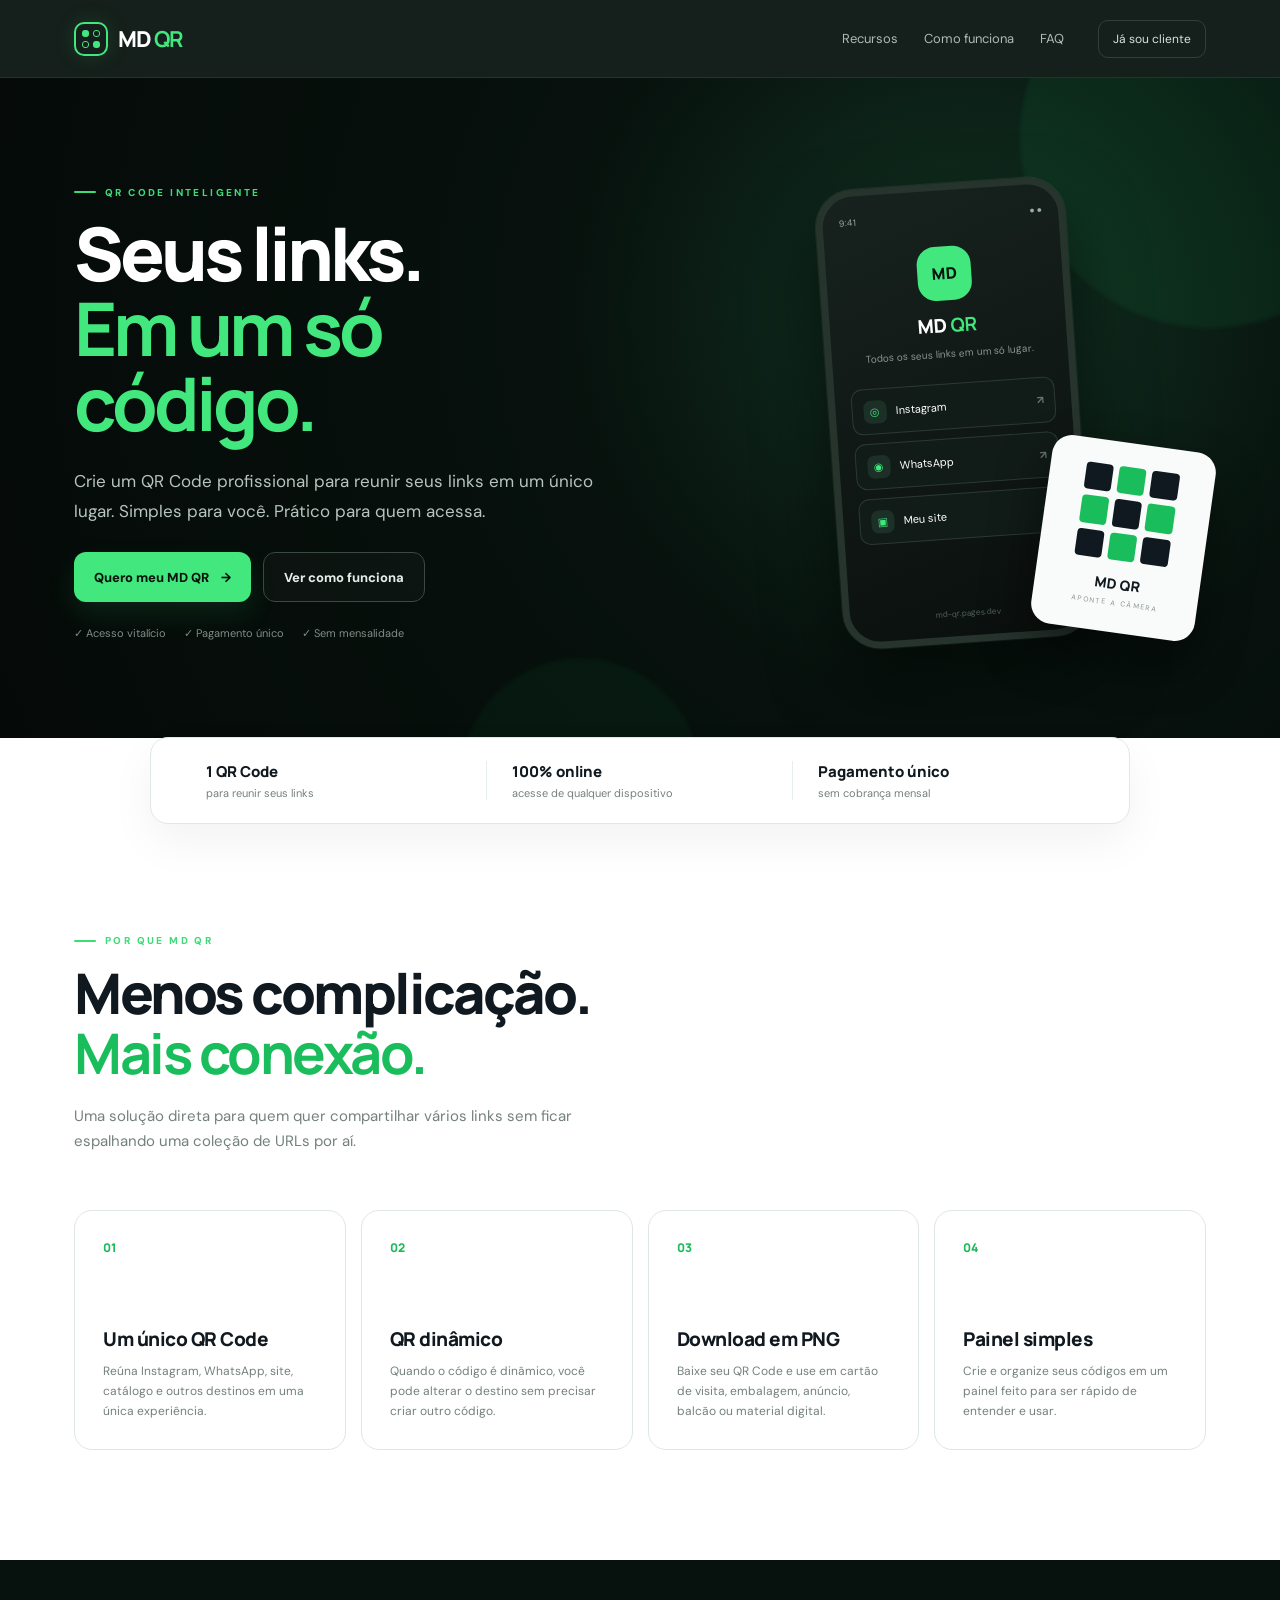
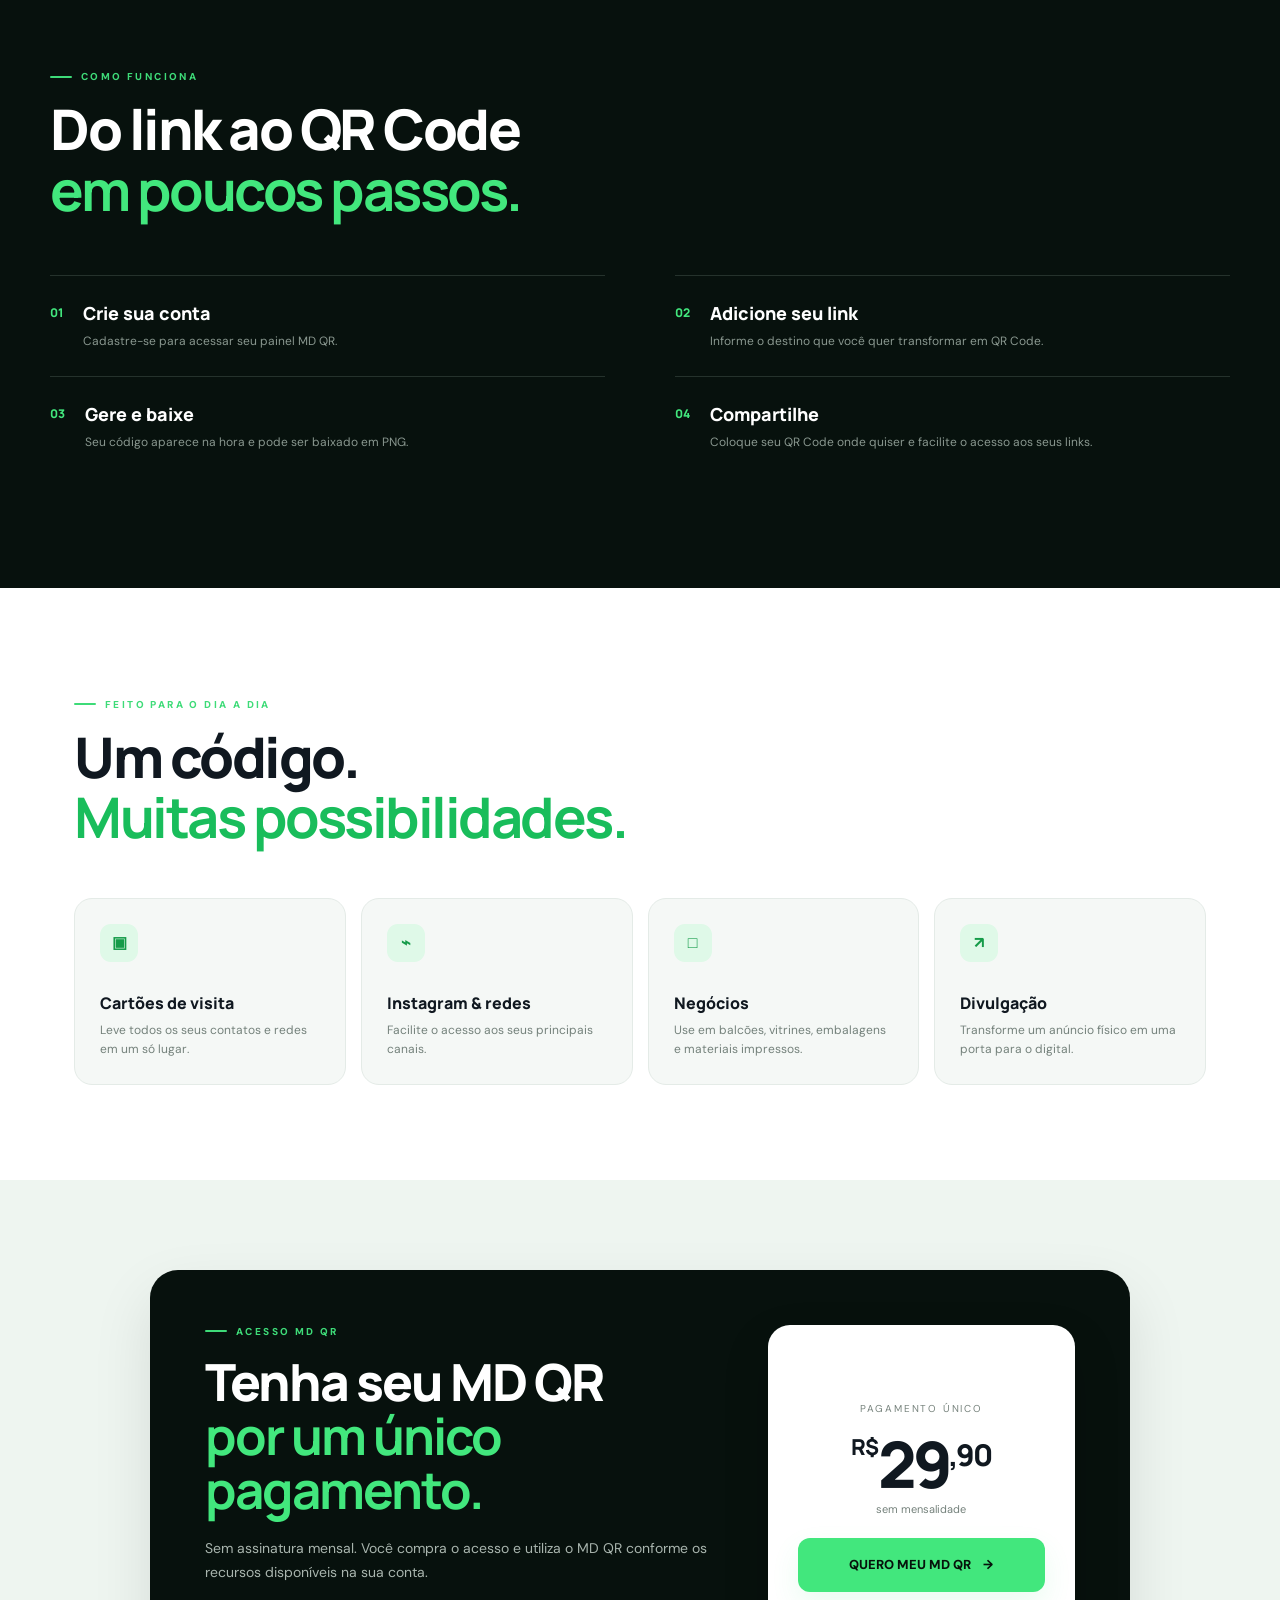
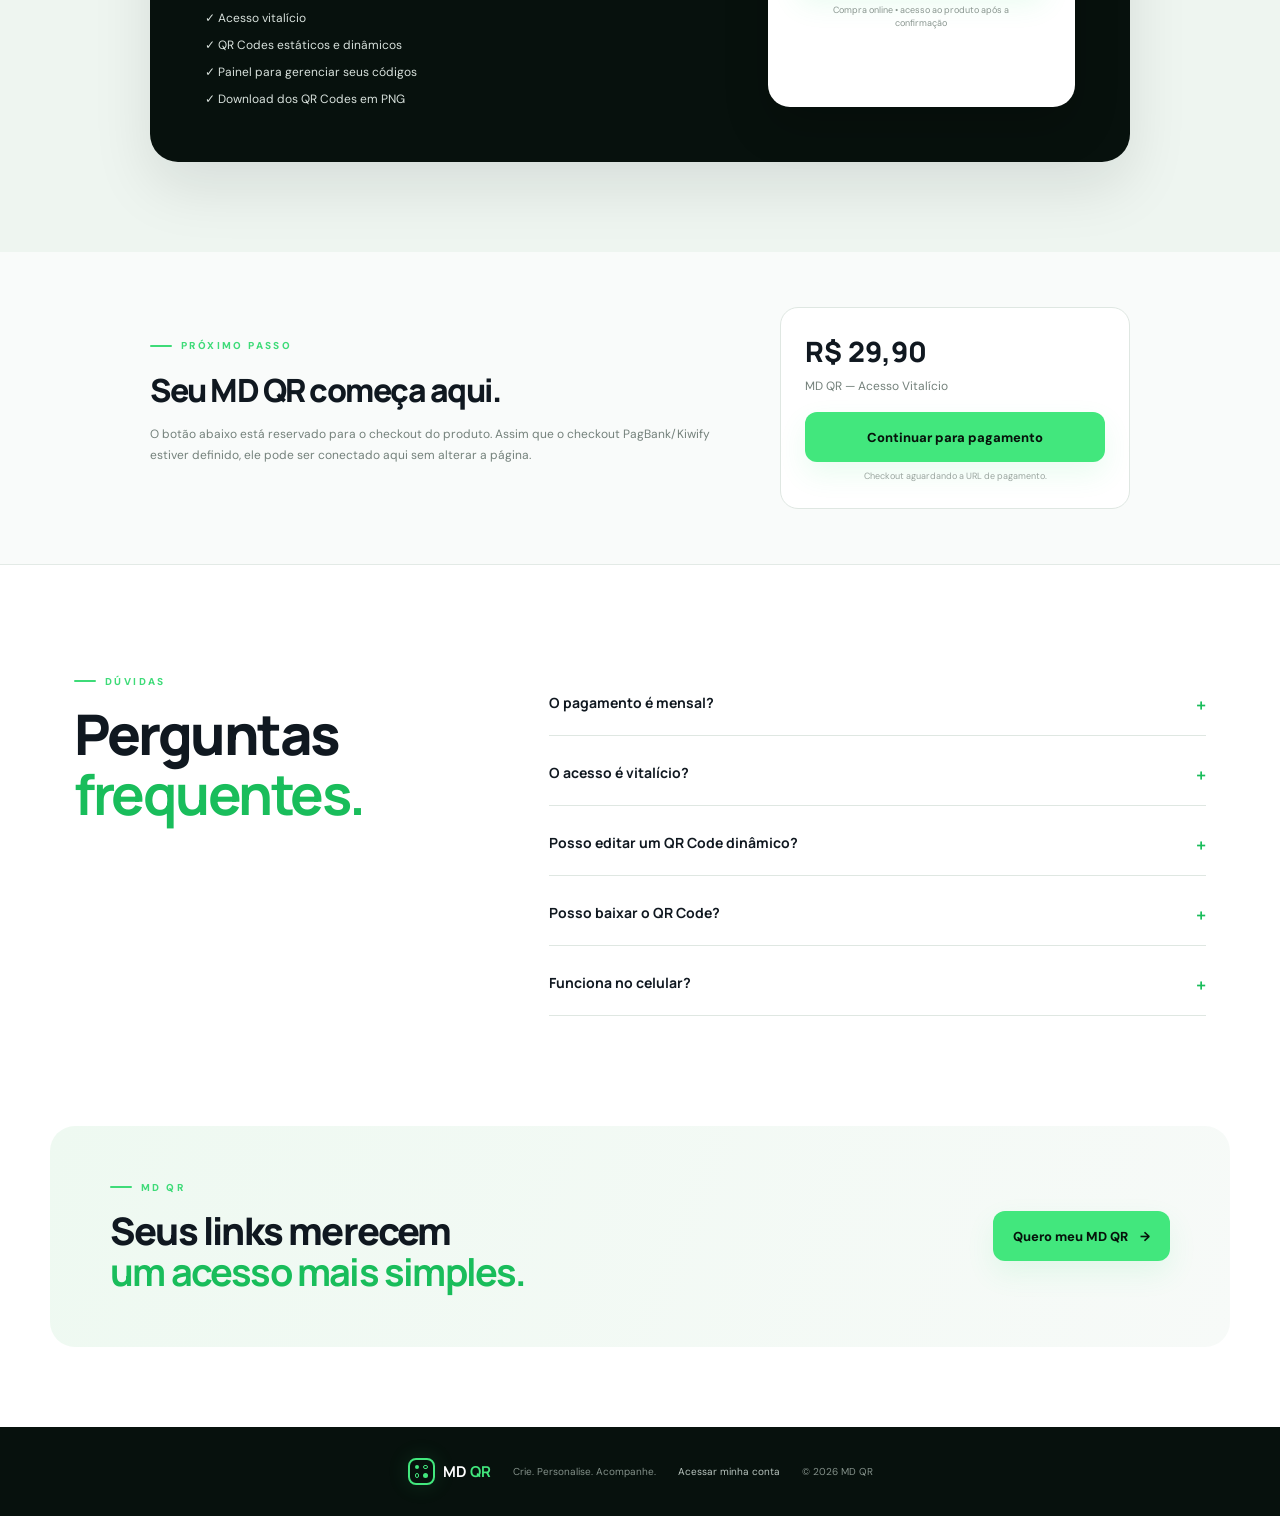
<file: index.html>
<!doctype html>
<html lang="pt-BR">
<head>
  <meta charset="utf-8">
  <meta name="viewport" content="width=device-width, initial-scale=1">
  <meta name="theme-color" content="#07110d">
  <meta name="description" content="MD QR — transforme seus links em um QR Code profissional. Crie, personalize e compartilhe.">
  <meta property="og:title" content="MD QR — Seus links. Em um só código.">
  <meta property="og:description" content="Um QR Code profissional para reunir seus links em um só lugar.">
  <title>MD QR — Seus links. Em um só código.</title>
  <link rel="stylesheet" href="sales.css">
</head>
<body>
  <header class="nav">
    <div class="nav-inner">
      <a class="brand" href="#top" aria-label="MD QR">
        <span class="brand-mark" aria-hidden="true"><i></i><i></i><i></i><i></i></span>
        <span>MD <b>QR</b></span>
      </a>
      <nav class="nav-links">
        <a href="#recursos">Recursos</a>
        <a href="#como-funciona">Como funciona</a>
        <a href="#faq">FAQ</a>
      </nav>
      <a class="nav-login" href="app.html">Já sou cliente</a>
    </div>
  </header>

  <main id="top">
    <section class="hero">
      <div class="hero-glow hero-glow-one"></div>
      <div class="hero-glow hero-glow-two"></div>
      <div class="hero-inner">
        <div class="hero-copy">
          <div class="eyebrow"><span></span> QR CODE INTELIGENTE</div>
          <h1>Seus links.<br><strong>Em um só código.</strong></h1>
          <p class="lead">Crie um QR Code profissional para reunir seus links em um único lugar. Simples para você. Prático para quem acessa.</p>
          <div class="hero-actions">
            <a class="btn btn-primary" href="#oferta">Quero meu MD QR <span>→</span></a>
            <a class="btn btn-ghost" href="#como-funciona">Ver como funciona</a>
          </div>
          <div class="trust-line">
            <span>✓ Acesso vitalício</span>
            <span>✓ Pagamento único</span>
            <span>✓ Sem mensalidade</span>
          </div>
        </div>

        <div class="hero-visual" aria-label="Demonstração visual do MD QR">
          <div class="phone">
            <div class="phone-top"><span>9:41</span><span>● ●</span></div>
            <div class="profile-dot">MD</div>
            <div class="phone-brand">MD <b>QR</b></div>
            <p class="phone-sub">Todos os seus links em um só lugar.</p>
            <div class="link-card"><span class="mini-icon">◎</span><span>Instagram</span><b>↗</b></div>
            <div class="link-card"><span class="mini-icon">◉</span><span>WhatsApp</span><b>↗</b></div>
            <div class="link-card"><span class="mini-icon">▣</span><span>Meu site</span><b>↗</b></div>
            <div class="phone-footer">md-qr.pages.dev</div>
          </div>
          <div class="qr-card">
            <div class="qr-grid" aria-hidden="true">
              <span></span><span></span><span></span><span></span><span></span><span></span><span></span><span></span><span></span>
            </div>
            <strong>MD QR</strong>
            <small>APONTE A CÂMERA</small>
          </div>
        </div>
      </div>
    </section>

    <section class="proof-strip">
      <div><strong>1 QR Code</strong><span>para reunir seus links</span></div>
      <div><strong>100% online</strong><span>acesse de qualquer dispositivo</span></div>
      <div><strong>Pagamento único</strong><span>sem cobrança mensal</span></div>
    </section>

    <section id="recursos" class="section">
      <div class="section-heading">
        <div class="eyebrow"><span></span> POR QUE MD QR</div>
        <h2>Menos complicação.<br><strong>Mais conexão.</strong></h2>
        <p>Uma solução direta para quem quer compartilhar vários links sem ficar espalhando uma coleção de URLs por aí.</p>
      </div>
      <div class="feature-grid">
        <article class="feature">
          <div class="feature-number">01</div>
          <h3>Um único QR Code</h3>
          <p>Reúna Instagram, WhatsApp, site, catálogo e outros destinos em uma única experiência.</p>
        </article>
        <article class="feature">
          <div class="feature-number">02</div>
          <h3>QR dinâmico</h3>
          <p>Quando o código é dinâmico, você pode alterar o destino sem precisar criar outro código.</p>
        </article>
        <article class="feature">
          <div class="feature-number">03</div>
          <h3>Download em PNG</h3>
          <p>Baixe seu QR Code e use em cartão de visita, embalagem, anúncio, balcão ou material digital.</p>
        </article>
        <article class="feature">
          <div class="feature-number">04</div>
          <h3>Painel simples</h3>
          <p>Crie e organize seus códigos em um painel feito para ser rápido de entender e usar.</p>
        </article>
      </div>
    </section>

    <section id="como-funciona" class="section dark-section">
      <div class="section-heading light">
        <div class="eyebrow"><span></span> COMO FUNCIONA</div>
        <h2>Do link ao QR Code<br><strong>em poucos passos.</strong></h2>
      </div>
      <div class="steps">
        <div class="step"><b>01</b><div><h3>Crie sua conta</h3><p>Cadastre-se para acessar seu painel MD QR.</p></div></div>
        <div class="step"><b>02</b><div><h3>Adicione seu link</h3><p>Informe o destino que você quer transformar em QR Code.</p></div></div>
        <div class="step"><b>03</b><div><h3>Gere e baixe</h3><p>Seu código aparece na hora e pode ser baixado em PNG.</p></div></div>
        <div class="step"><b>04</b><div><h3>Compartilhe</h3><p>Coloque seu QR Code onde quiser e facilite o acesso aos seus links.</p></div></div>
      </div>
    </section>

    <section class="section use-section">
      <div class="section-heading">
        <div class="eyebrow"><span></span> FEITO PARA O DIA A DIA</div>
        <h2>Um código.<br><strong>Muitas possibilidades.</strong></h2>
      </div>
      <div class="use-grid">
        <div><span>▣</span><strong>Cartões de visita</strong><p>Leve todos os seus contatos e redes em um só lugar.</p></div>
        <div><span>⌁</span><strong>Instagram & redes</strong><p>Facilite o acesso aos seus principais canais.</p></div>
        <div><span>□</span><strong>Negócios</strong><p>Use em balcões, vitrines, embalagens e materiais impressos.</p></div>
        <div><span>↗</span><strong>Divulgação</strong><p>Transforme um anúncio físico em uma porta para o digital.</p></div>
      </div>
    </section>

    <section id="oferta" class="offer-section">
      <div class="offer-card">
        <div class="offer-copy">
          <div class="eyebrow"><span></span> ACESSO MD QR</div>
          <h2>Tenha seu MD QR<br><strong>por um único pagamento.</strong></h2>
          <p>Sem assinatura mensal. Você compra o acesso e utiliza o MD QR conforme os recursos disponíveis na sua conta.</p>
          <ul>
            <li>✓ Acesso vitalício</li>
            <li>✓ QR Codes estáticos e dinâmicos</li>
            <li>✓ Painel para gerenciar seus códigos</li>
            <li>✓ Download dos QR Codes em PNG</li>
          </ul>
        </div>
        <div class="price-box">
          <span class="price-label">Pagamento único</span>
          <div class="price"><small>R$</small>29<sup>,90</sup></div>
          <span class="price-note">sem mensalidade</span>
          <a class="btn btn-primary btn-buy" href="#checkout">QUERO MEU MD QR <span>→</span></a>
          <p class="secure-note">Compra online • acesso ao produto após a confirmação</p>
        </div>
      </div>
    </section>

    <section id="checkout" class="checkout-section">
      <div class="checkout-inner">
        <div>
          <div class="eyebrow"><span></span> PRÓXIMO PASSO</div>
          <h2>Seu MD QR começa aqui.</h2>
          <p>O botão abaixo está reservado para o checkout do produto. Assim que o checkout PagBank/Kiwify estiver definido, ele pode ser conectado aqui sem alterar a página.</p>
        </div>
        <div class="checkout-placeholder">
          <strong>R$ 29,90</strong>
          <span>MD QR — Acesso Vitalício</span>
          <button class="btn btn-primary" id="checkoutButton" type="button">Continuar para pagamento</button>
          <small id="checkoutMessage">Checkout aguardando a URL de pagamento.</small>
        </div>
      </div>
    </section>

    <section id="faq" class="section faq-section">
      <div class="section-heading">
        <div class="eyebrow"><span></span> DÚVIDAS</div>
        <h2>Perguntas<br><strong>frequentes.</strong></h2>
      </div>
      <div class="faq-list">
        <details><summary>O pagamento é mensal?</summary><p>Não. A oferta desta página está estruturada como pagamento único de R$ 29,90.</p></details>
        <details><summary>O acesso é vitalício?</summary><p>Sim. A oferta apresentada é de acesso vitalício, sem cobrança recorrente.</p></details>
        <details><summary>Posso editar um QR Code dinâmico?</summary><p>Sim. No painel, os QR Codes dinâmicos permitem alterar o destino sem precisar gerar outro código.</p></details>
        <details><summary>Posso baixar o QR Code?</summary><p>Sim. O painel atual permite baixar o código em PNG.</p></details>
        <details><summary>Funciona no celular?</summary><p>Sim. A página de vendas e o painel foram pensados para funcionar também em telas menores.</p></details>
      </div>
    </section>

    <section class="final-cta">
      <div>
        <div class="eyebrow"><span></span> MD QR</div>
        <h2>Seus links merecem<br><strong>um acesso mais simples.</strong></h2>
      </div>
      <a class="btn btn-primary" href="#oferta">Quero meu MD QR <span>→</span></a>
    </section>
  </main>

  <footer class="footer">
    <div class="footer-brand"><span class="brand-mark"><i></i><i></i><i></i><i></i></span><strong>MD <b>QR</b></strong></div>
    <p>Crie. Personalise. Acompanhe.</p>
    <a href="app.html">Acessar minha conta</a>
    <span>© 2026 MD QR</span>
  </footer>

  <script>
    // Defina a URL do checkout quando o PagBank/Kiwify estiver pronto.
    // Ex.: const CHECKOUT_URL = "https://seu-checkout...";
const CHECKOUT_URL = "https://comprasseguras.org.ua/c/0e3d52b857";
    const btn = document.getElementById("checkoutButton");
    const msg = document.getElementById("checkoutMessage");
    btn.addEventListener("click", () => {
      if (CHECKOUT_URL) {
        window.location.href = CHECKOUT_URL;
        return;
      }
      msg.textContent = "O checkout ainda não foi conectado. A página já está pronta para receber o link de pagamento.";
      msg.classList.add("active");
    });
  </script>
</body>
</html>
</file>
<file: sales.css>
@import url('https://fonts.googleapis.com/css2?family=DM+Sans:wght@400;500;600;700&family=Manrope:wght@500;600;700;800&display=swap');
:root{--bg:#07110d;--bg2:#0b1712;--ink:#101820;--green:#42e77d;--green2:#19bd5b;--muted:#74817b;--line:#dfe7e2;--soft:#f5f8f6;--white:#fff;--radius:24px}
*{box-sizing:border-box}html{scroll-behavior:smooth}body{margin:0;color:var(--ink);font-family:"DM Sans",sans-serif;background:#fff}a{text-decoration:none;color:inherit}button{font:inherit}.nav{height:78px;background:rgba(7,17,13,.94);color:#fff;border-bottom:1px solid rgba(255,255,255,.08);position:sticky;top:0;z-index:20;backdrop-filter:blur(16px)}.nav-inner{max-width:1180px;height:100%;margin:auto;padding:0 24px;display:flex;align-items:center;gap:34px}.brand{display:flex;align-items:center;gap:10px;font:800 22px Manrope;letter-spacing:-1px}.brand b{color:var(--green)}.brand-mark{width:34px;height:34px;border:2px solid var(--green);border-radius:10px;display:grid;grid-template-columns:repeat(2,1fr);gap:4px;padding:6px;box-shadow:0 0 22px #42e77d22}.brand-mark i{display:block;border-radius:3px;background:var(--green)}.brand-mark i:nth-child(2){background:transparent;border:1px solid var(--green)}.brand-mark i:nth-child(3){background:transparent;border:1px solid var(--green)}.nav-links{display:flex;gap:26px;margin-left:auto;color:#aebbb4;font-size:13px}.nav-links a:hover{color:#fff}.nav-login{border:1px solid #304039;padding:10px 14px;border-radius:10px;font-size:12px;color:#d9e3de}.nav-login:hover{border-color:#527063}.hero{position:relative;overflow:hidden;background:radial-gradient(circle at 75% 35%,#123322 0,#07110d 38%,#050a08 100%);color:#fff}.hero-inner{max-width:1180px;min-height:650px;margin:auto;padding:90px 24px 80px;display:grid;grid-template-columns:1.05fr .95fr;align-items:center;gap:70px;position:relative;z-index:1}.hero-glow{position:absolute;border-radius:50%;filter:blur(2px);pointer-events:none}.hero-glow-one{width:380px;height:380px;right:-120px;top:-130px;background:#1de56c12}.hero-glow-two{width:240px;height:240px;left:36%;bottom:-160px;background:#1de56c0b}.eyebrow{display:flex;align-items:center;gap:9px;color:#3edb78;font-size:10px;font-weight:800;letter-spacing:2.4px;margin-bottom:16px}.eyebrow span{width:22px;height:2px;background:currentColor;border-radius:2px}.hero h1{font:800 clamp(44px,6vw,74px)/1.02 Manrope;letter-spacing:-4px;margin:0;max-width:760px}.hero h1 strong{color:var(--green)}.lead{max-width:590px;color:#b8c4be;font-size:17px;line-height:1.75;margin:26px 0}.hero-actions{display:flex;gap:12px;flex-wrap:wrap}.btn{display:inline-flex;align-items:center;justify-content:center;gap:12px;min-height:50px;padding:0 20px;border-radius:12px;font-size:13px;font-weight:800;transition:.2s;cursor:pointer;border:0}.btn-primary{background:var(--green);color:#06130b;box-shadow:0 12px 28px #42e77d1c}.btn-primary:hover{background:#63ed94;transform:translateY(-2px)}.btn-ghost{border:1px solid #3a4942;color:#e5ece8;background:#ffffff06}.btn-ghost:hover{border-color:#64766d}.trust-line{display:flex;gap:18px;flex-wrap:wrap;color:#7f8d86;font-size:11px;margin-top:24px}.trust-line span{display:flex;gap:5px}.hero-visual{height:490px;position:relative;display:flex;align-items:center;justify-content:center}.phone{width:250px;height:460px;background:linear-gradient(160deg,#17221e,#0a0f0d);border:7px solid #27342e;border-radius:38px;box-shadow:0 35px 70px #0008,0 0 0 1px #ffffff12;transform:rotate(-4deg);padding:20px 16px;text-align:center;position:relative;z-index:2}.phone-top{font-size:9px;color:#9da9a3;display:flex;justify-content:space-between;margin-bottom:24px}.profile-dot{width:54px;height:54px;border-radius:18px;margin:auto;background:var(--green);color:#07110d;display:grid;place-items:center;font:800 16px Manrope}.phone-brand{font:800 19px Manrope;margin-top:12px}.phone-brand b{color:var(--green)}.phone-sub{font-size:10px;line-height:1.5;color:#88958f;margin:8px 10px 22px}.link-card{height:46px;border:1px solid #2c3933;background:#111b17;border-radius:11px;margin:9px 0;display:flex;align-items:center;gap:9px;padding:0 11px;text-align:left;font-size:11px}.link-card b{margin-left:auto;color:#65736c}.mini-icon{width:23px;height:23px;border-radius:7px;background:#1d3027;color:var(--green);display:grid;place-items:center}.phone-footer{position:absolute;bottom:18px;left:0;right:0;font-size:8px;color:#526059}.qr-card{position:absolute;width:165px;height:190px;right:0;bottom:25px;background:#f8fbf9;color:#101820;border-radius:20px;padding:24px;box-shadow:0 25px 50px #0007;transform:rotate(8deg);z-index:3}.qr-grid{display:grid;grid-template-columns:repeat(3,1fr);gap:6px;width:94px;height:94px;margin:auto}.qr-grid span{border-radius:4px;background:#101820}.qr-grid span:nth-child(2),.qr-grid span:nth-child(4),.qr-grid span:nth-child(6),.qr-grid span:nth-child(8){background:var(--green2)}.qr-card strong{display:block;text-align:center;font:800 14px Manrope;margin-top:14px}.qr-card small{display:block;text-align:center;font-size:7px;letter-spacing:1.5px;color:#89958f;margin-top:5px}.proof-strip{max-width:980px;margin:-1px auto 0;position:relative;z-index:4;background:#fff;border:1px solid #e1e8e4;border-radius:18px;box-shadow:0 18px 45px #0b17120d;display:grid;grid-template-columns:repeat(3,1fr);padding:23px 30px}.proof-strip div{padding:0 25px;border-right:1px solid #e8eeea}.proof-strip div:last-child{border:0}.proof-strip strong,.proof-strip span{display:block}.proof-strip strong{font:800 15px Manrope}.proof-strip span{font-size:11px;color:var(--muted);margin-top:4px}.section{max-width:1180px;margin:auto;padding:110px 24px}.section-heading{max-width:650px}.section-heading h2{font:800 clamp(34px,4.4vw,56px)/1.08 Manrope;letter-spacing:-2.5px;margin:0}.section-heading h2 strong{color:var(--green2)}.section-heading p{color:var(--muted);font-size:15px;line-height:1.7;max-width:560px;margin-top:20px}.feature-grid{display:grid;grid-template-columns:repeat(4,1fr);gap:15px;margin-top:55px}.feature{padding:28px;border:1px solid var(--line);border-radius:18px;min-height:220px;background:#fff}.feature-number{font:800 12px Manrope;color:#1db95b}.feature h3{font:800 19px Manrope;letter-spacing:-.5px;margin:70px 0 10px}.feature p{font-size:12px;color:var(--muted);line-height:1.65;margin:0}.dark-section{max-width:none;background:var(--bg);color:#fff;padding-left:max(24px,calc((100% - 1180px)/2));padding-right:max(24px,calc((100% - 1180px)/2))}.dark-section .section-heading{max-width:700px}.dark-section .section-heading h2{color:#fff}.dark-section .section-heading h2 strong{color:var(--green)}.dark-section .section-heading p{color:#9ba9a1}.steps{display:grid;grid-template-columns:repeat(2,1fr);gap:0 70px;margin-top:55px}.step{display:flex;gap:20px;padding:25px 0;border-top:1px solid #25322c}.step>b{color:var(--green);font:800 12px Manrope;padding-top:3px}.step h3{font:800 18px Manrope;margin:0 0 7px}.step p{color:#89978f;font-size:12px;line-height:1.6;margin:0}.use-section{padding-bottom:95px}.use-grid{display:grid;grid-template-columns:repeat(4,1fr);gap:15px;margin-top:50px}.use-grid>div{background:var(--soft);border:1px solid #e4ebe7;border-radius:18px;padding:25px}.use-grid span{display:grid;place-items:center;width:38px;height:38px;border-radius:11px;background:#dff9e8;color:#159b49;font-weight:800}.use-grid strong{display:block;font:800 16px Manrope;margin:30px 0 7px}.use-grid p{font-size:12px;line-height:1.6;color:var(--muted);margin:0}.offer-section{padding:90px 24px;background:#eef5f0}.offer-card{max-width:980px;margin:auto;background:var(--bg);color:#fff;border-radius:28px;padding:55px;display:grid;grid-template-columns:1.25fr .75fr;gap:50px;box-shadow:0 25px 60px #0b17121a}.offer-card h2{font:800 clamp(34px,4vw,52px)/1.06 Manrope;letter-spacing:-2px;margin:0}.offer-card h2 strong{color:var(--green)}.offer-copy>p{color:#a9b5ae;line-height:1.7;font-size:14px;max-width:560px;margin:20px 0}.offer-copy ul{list-style:none;padding:0;margin:26px 0 0;display:grid;gap:11px;color:#d8e1dc;font-size:12px}.price-box{background:#fff;color:var(--ink);border-radius:22px;padding:30px;text-align:center;display:flex;flex-direction:column;justify-content:center;box-shadow:0 20px 45px #0003}.price-label{font-size:10px;letter-spacing:1.8px;text-transform:uppercase;color:#77837d}.price{font:800 64px Manrope;letter-spacing:-4px;margin-top:5px}.price small{font-size:22px;letter-spacing:-1px;vertical-align:top;position:relative;top:12px}.price sup{font-size:30px;letter-spacing:-2px}.price-note{font-size:11px;color:var(--muted);margin-top:-5px}.btn-buy{margin-top:22px;min-height:54px}.secure-note{font-size:9px;color:#89958f;line-height:1.5;margin:12px 10px 0}.checkout-section{background:#f9fbfa;padding:55px 24px;border-bottom:1px solid #e3eae6}.checkout-inner{max-width:980px;margin:auto;display:grid;grid-template-columns:1fr 350px;gap:45px;align-items:center}.checkout-inner h2{font:800 32px Manrope;letter-spacing:-1.5px;margin:0}.checkout-inner p{font-size:12px;color:var(--muted);line-height:1.7;max-width:560px}.checkout-placeholder{background:#fff;border:1px solid var(--line);border-radius:18px;padding:24px;display:flex;flex-direction:column;gap:8px}.checkout-placeholder strong{font:800 28px Manrope}.checkout-placeholder>span{font-size:12px;color:var(--muted);margin-bottom:10px}.checkout-placeholder .btn{width:100%}.checkout-placeholder small{font-size:9px;line-height:1.5;color:#9aa59f;text-align:center}.checkout-placeholder small.active{color:#b26b18}.faq-section{display:grid;grid-template-columns:.75fr 1.25fr;gap:80px}.faq-list{display:grid;gap:9px}.faq-list details{border-bottom:1px solid var(--line);padding:18px 0}.faq-list summary{cursor:pointer;font:700 14px Manrope;list-style:none;display:flex;justify-content:space-between}.faq-list summary::-webkit-details-marker{display:none}.faq-list summary:after{content:"+";color:var(--green2);font-size:18px}.faq-list details[open] summary:after{content:"−"}.faq-list p{font-size:12px;line-height:1.7;color:var(--muted);margin:12px 0 0;max-width:650px}.final-cta{max-width:1180px;margin:0 auto 80px;padding:55px 60px;border-radius:25px;background:linear-gradient(110deg,#eef9f1,#f7faf8);display:flex;align-items:center;justify-content:space-between;gap:30px}.final-cta h2{font:800 38px/1.08 Manrope;letter-spacing:-1.8px;margin:0}.final-cta h2 strong{color:var(--green2)}.footer{background:#07110d;color:#839089;display:flex;align-items:center;gap:22px;justify-content:center;flex-wrap:wrap;padding:28px 24px;font-size:10px}.footer-brand{display:flex;align-items:center;gap:8px;color:#fff;font:800 15px Manrope}.footer-brand b{color:var(--green)}.footer .brand-mark{width:27px;height:27px;border-radius:8px;padding:5px}.footer a{color:#b9c5bf}.footer a:hover{color:#fff}
@media(max-width:900px){.nav-links{display:none}.hero-inner{grid-template-columns:1fr;gap:20px;padding-top:70px}.hero-visual{height:440px}.feature-grid,.use-grid{grid-template-columns:repeat(2,1fr)}.steps{grid-template-columns:1fr}.offer-card{grid-template-columns:1fr;padding:35px}.checkout-inner{grid-template-columns:1fr}.faq-section{grid-template-columns:1fr;gap:35px}.proof-strip{margin:0 18px}.proof-strip div{padding:0 15px}}
@media(max-width:600px){.nav{height:68px}.nav-inner{padding:0 16px}.nav-login{margin-left:auto;padding:8px 10px}.hero-inner{min-height:auto;padding:65px 18px 55px}.hero h1{font-size:46px;letter-spacing:-2.8px}.lead{font-size:15px}.hero-actions{flex-direction:column}.hero-actions .btn{width:100%}.trust-line{gap:10px;display:grid}.hero-visual{height:390px;margin-top:5px}.phone{width:215px;height:380px}.qr-card{width:140px;height:155px;right:-5px;padding:20px}.qr-grid{width:78px;height:78px}.proof-strip{grid-template-columns:1fr;margin:0 14px;padding:8px 18px}.proof-strip div{border-right:0;border-bottom:1px solid #e8eeea;padding:15px 0}.section{padding:75px 18px}.feature-grid,.use-grid{grid-template-columns:1fr}.feature{min-height:0}.feature h3{margin-top:35px}.dark-section{padding-left:18px;padding-right:18px}.offer-section{padding:55px 14px}.offer-card{padding:28px 20px;border-radius:22px}.price{font-size:56px}.checkout-section{padding:45px 18px}.faq-section{padding-top:65px}.final-cta{margin:0 14px 55px;padding:35px 24px;display:block}.final-cta h2{font-size:31px;margin-bottom:25px}.final-cta .btn{width:100%}.footer{flex-direction:column;gap:10px}}
</file>
